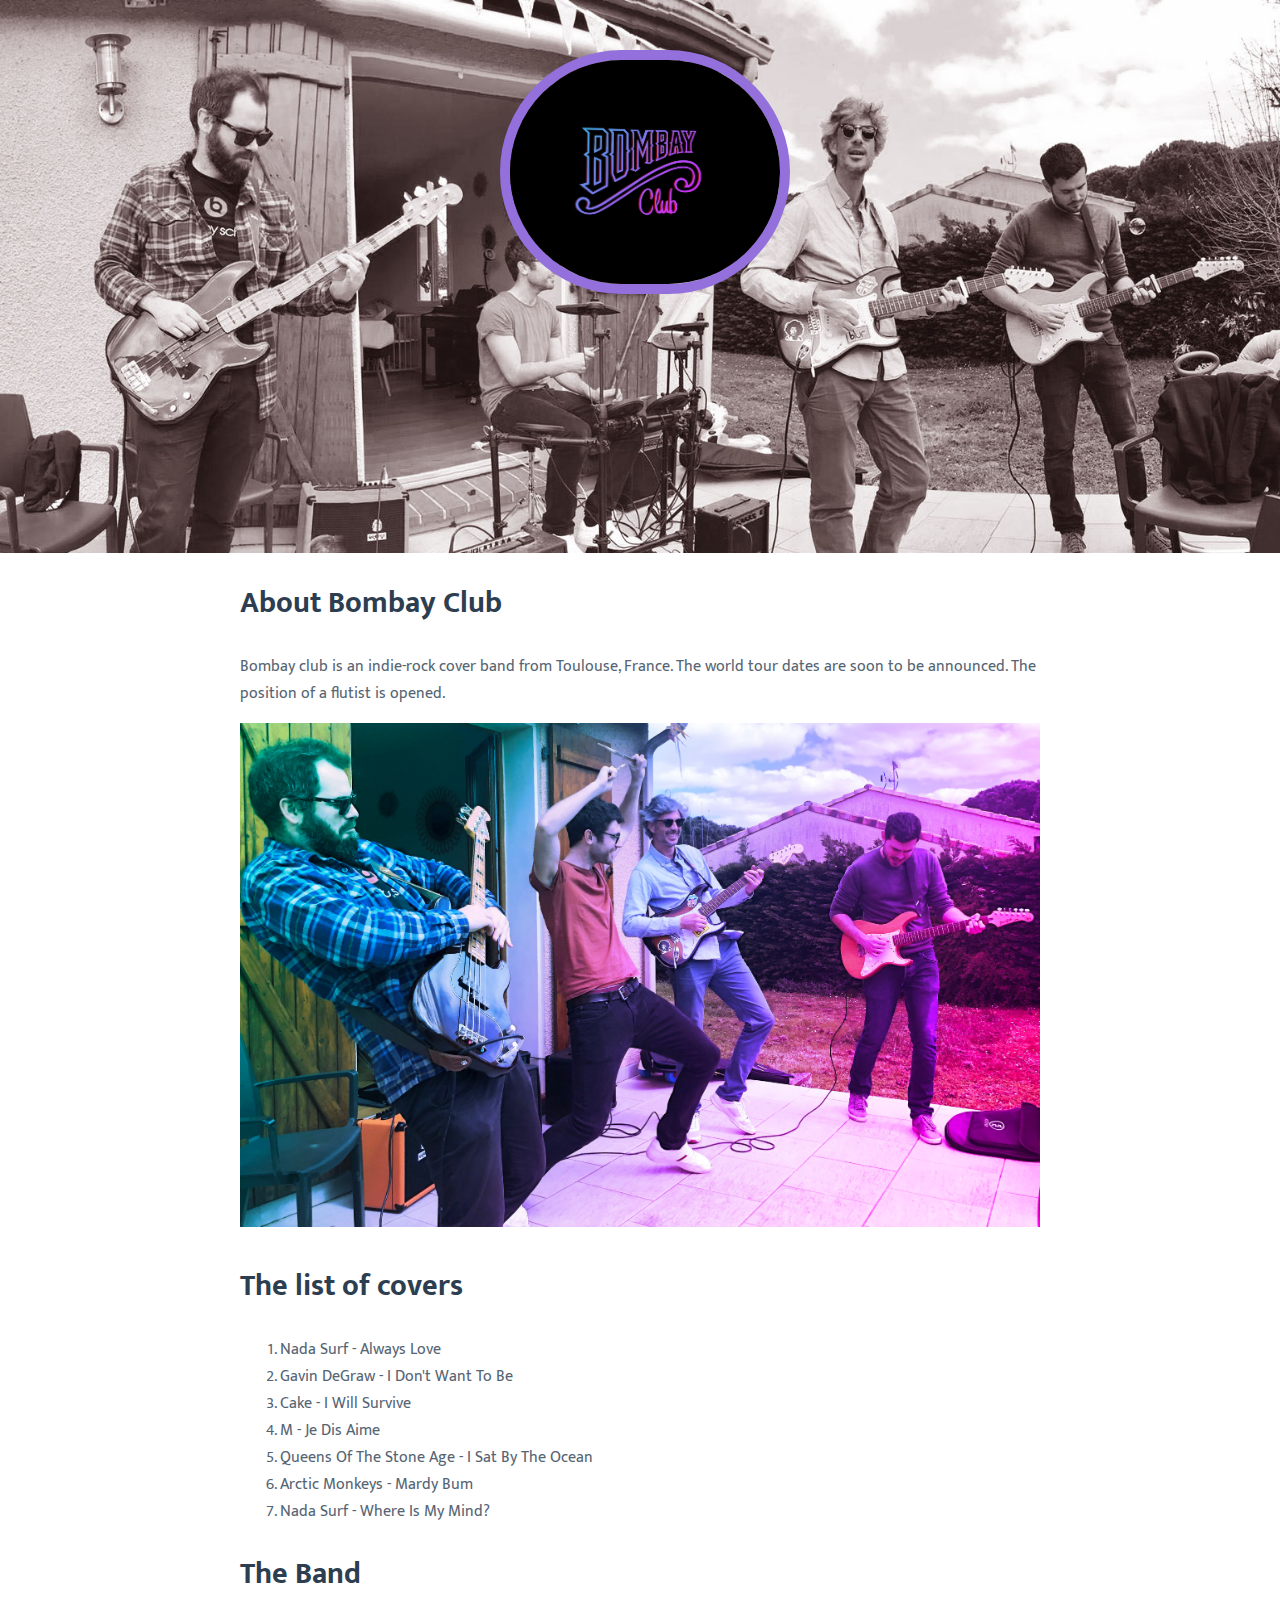
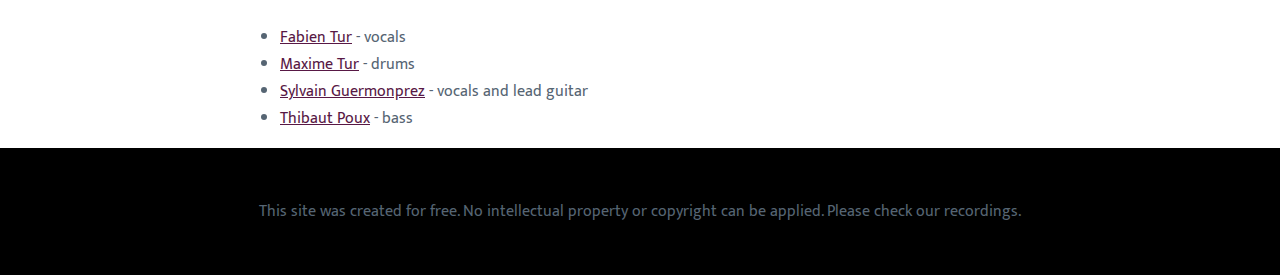
<file: index.html>
<!DOCTYPE html>
<html>
<head>
	<meta charset="utf-8">
	<title>Bombay Club</title>
	<link rel="icon" href="img/logo-bc2.jpeg">
	<link rel="preconnect" href="https://fonts.gstatic.com"> 
	<link href="https://fonts.googleapis.com/css2?family=Mukta:wght@300&display=swap" rel="stylesheet">
	<link rel="stylesheet" type="text/css" href="css/bc.css">
</head>
<body>

	<header>
		<img src="img/logo-bc.jpg">
		
	</header>

	<main>
		<h2>About Bombay Club</h2>
		<p>Bombay club is an indie-rock cover band from Toulouse, France. The world tour dates are soon to be announced. The position of a flutist is opened.</p>
		<img src="img/bg.jpg">

		<h2>The list of covers</h2>
		<ol>
			<li>Nada Surf - Always Love</li>
			<li>Gavin DeGraw - I Don't Want To Be</li>
			<li>Cake - I Will Survive</li>
			<li>M - Je Dis Aime</li>
			<li>Queens Of The Stone Age - I Sat By The Ocean</li>
			<li>Arctic Monkeys - Mardy Bum</li>
			<li>Nada Surf - Where Is My Mind?</li>
		</ol>
		<h2>The Band</h2>
		<ul>
			<li><a target="-blank" href="https://www.facebook.com/thibaut.poux">Fabien Tur</a> - vocals</li>
			<li><a target="-blank" href="https://www.facebook.com/maxime.tur">Maxime Tur</a> - drums</li>
			<li><a target="-blank" href="https://www.facebook.com/sylvain.guermonprez">Sylvain Guermonprez</a> - vocals and lead guitar</li>
			<li><a target="-blank" href="https://www.facebook.com/thibaut.poux">Thibaut Poux</a> - bass</li>
		</ul>
	</main>
	<footer>
		<p>This site was created for free. No intellectual property or copyright can be applied. Please check our recordings.</p>
	</footer>
</body>
</html>
</file>
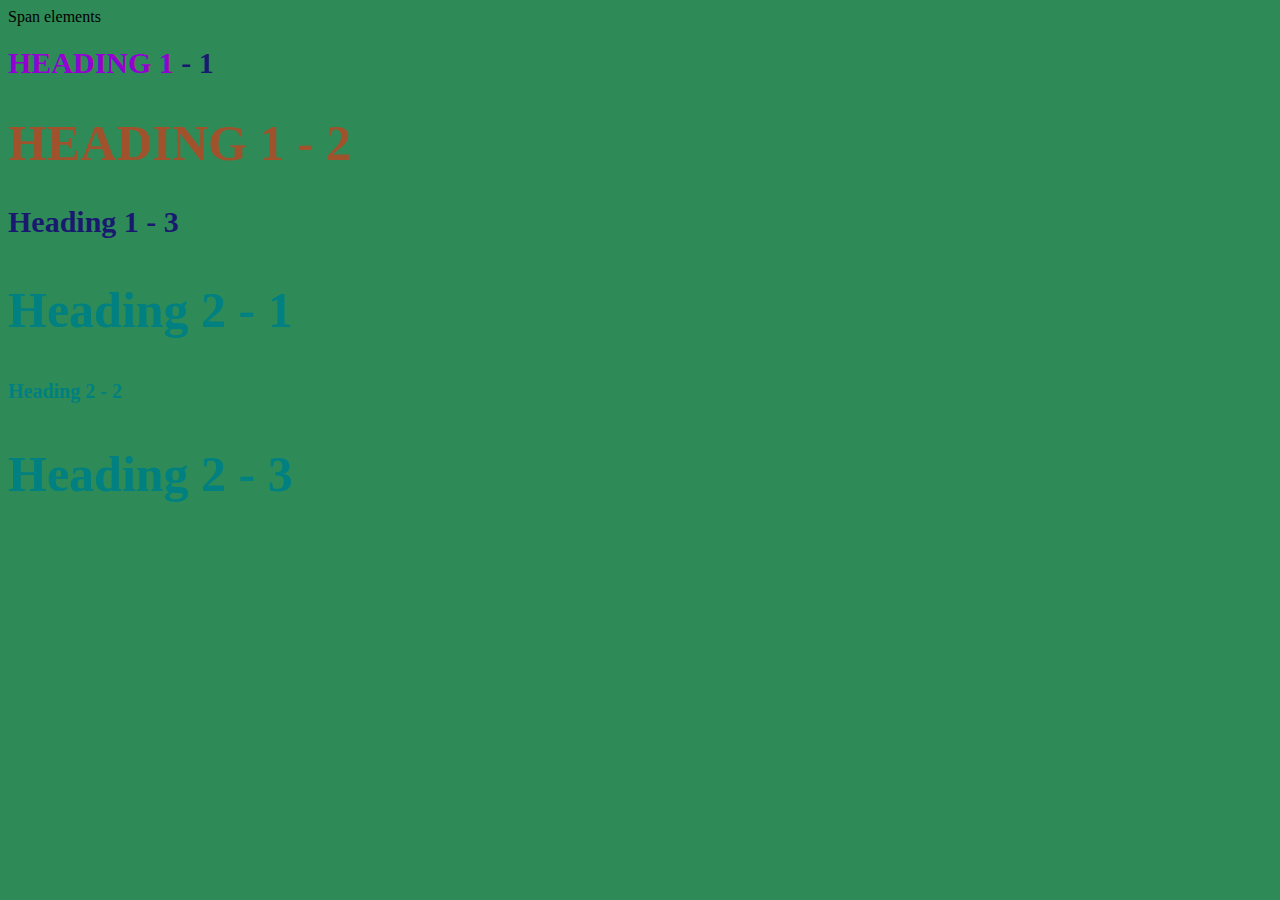
<file: styletest.html>
<!DOCTYPE html>
<html>
<head>
	<meta charset="utf-8">
	<title>Style test</title>
	<link rel="stylesheet" type="text/css" href="css/test.css">
</head>
<body>
		<span>Span elements</span>
		<h1 class="uppercase"><span>Heading 1</span> - 1</h1>
		<h1 class="big uppercase"> Heading 1 - 2</h1>
		<h1> Heading 1 - 3</h1>
		<h2  class="big"> Heading 2 - 1</h2>
		<h2> Heading 2 - 2</h2>
		<h2 class="big"> Heading 2 - 3</h2>
</body>
</html>
</file>
<file: css/bc.css>
body{
	margin: 0;
	font-family: 'Mukta', sans-serif;;
}

header{
	box-sizing: content-box;
	width: 100%;
	padding: 5px;
	background-image: url(../img/bg1.JPG);
	background-repeat: no-repeat;
    background-size: cover;
	text-align: center;
	padding-top: 50px;
	padding-bottom: 250px;
}

main{
	max-width: 800px;
	margin: 0 auto;
	padding: 0 20px;
}

h2{
	font-size: 30px;
	color: #2C3E50;
}
main img{
	max-width: 100%;
}

p{
	color: #566573;
}

ol{
	color: #566573;
}

ul{
	color: #566573;
}
header img{
	border-radius: 700px;
	width: 270px;
	border: 10px solid mediumpurple;
}

a{
	color: #581845;

}

a:hover{
	color: #1B4F72;
}

footer{
	background-color: black;
	text-align: center;
	padding: 50px;
}

footer p{
	margin: 0;
}
</file>
<file: css/test.css>
body{
			background-color: seagreen;
		}
		h1{
			font-size: 30px;
			color: midnightblue;
		}
		h2 {
			font-size: 20px;
			color: teal;
		}
		.big{
			font-size: 50px;
		}
		.uppercase{
			text-transform: uppercase;
		}
		.big.uppercase{
			color: sienna;
		}
		h1 span{
			color: darkviolet;
		}
</file>
